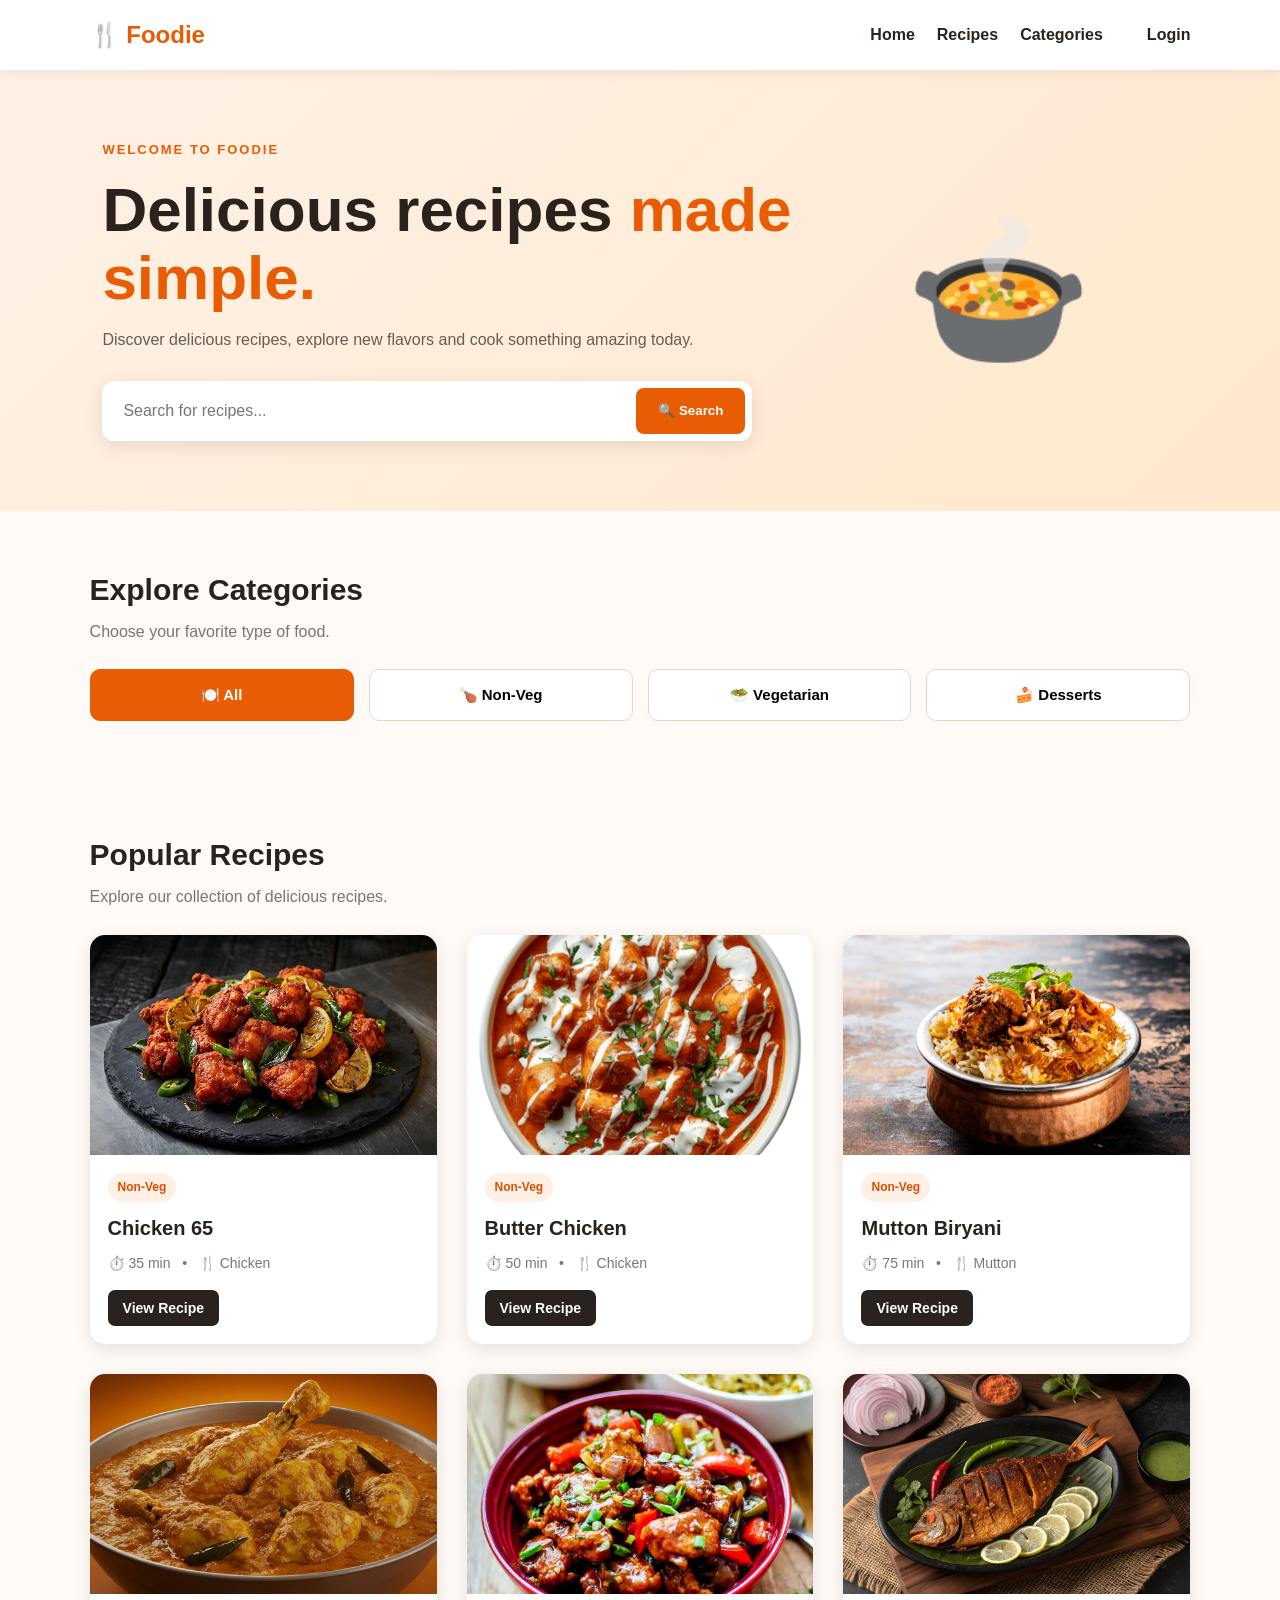
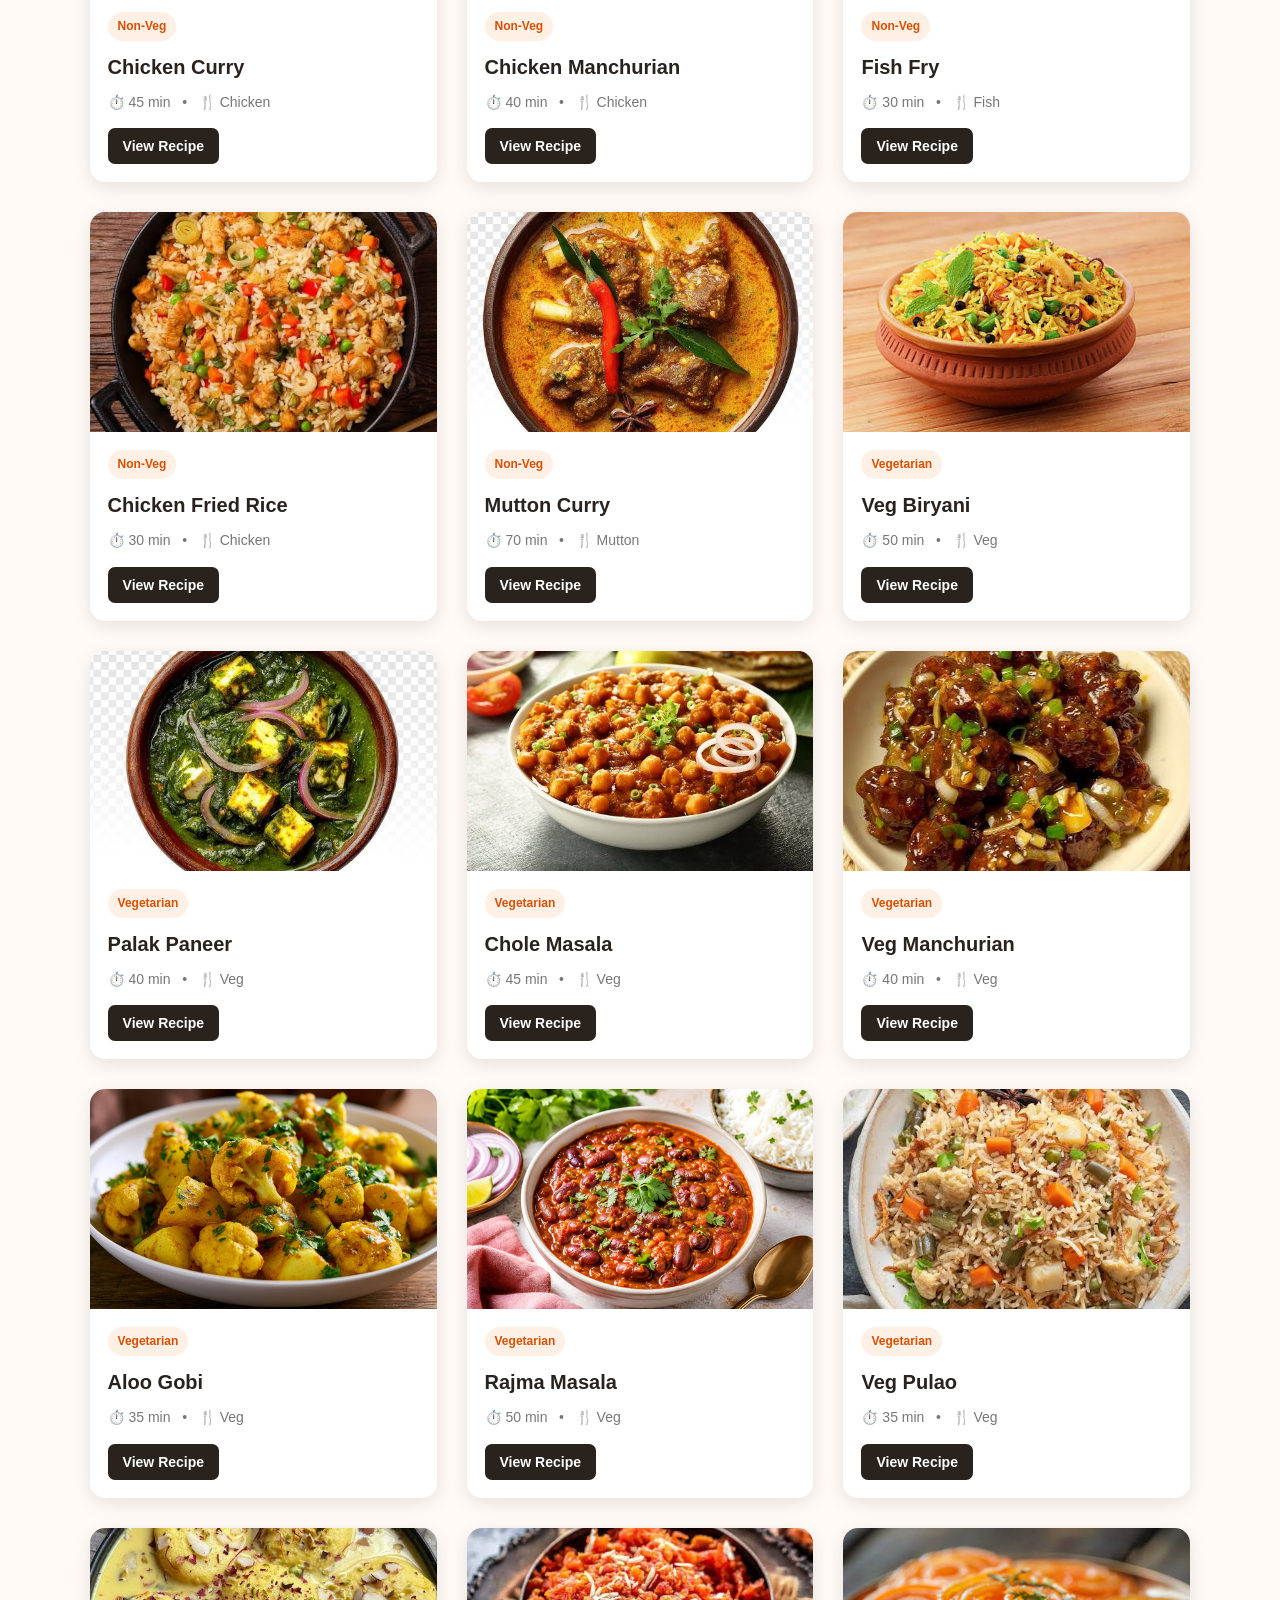
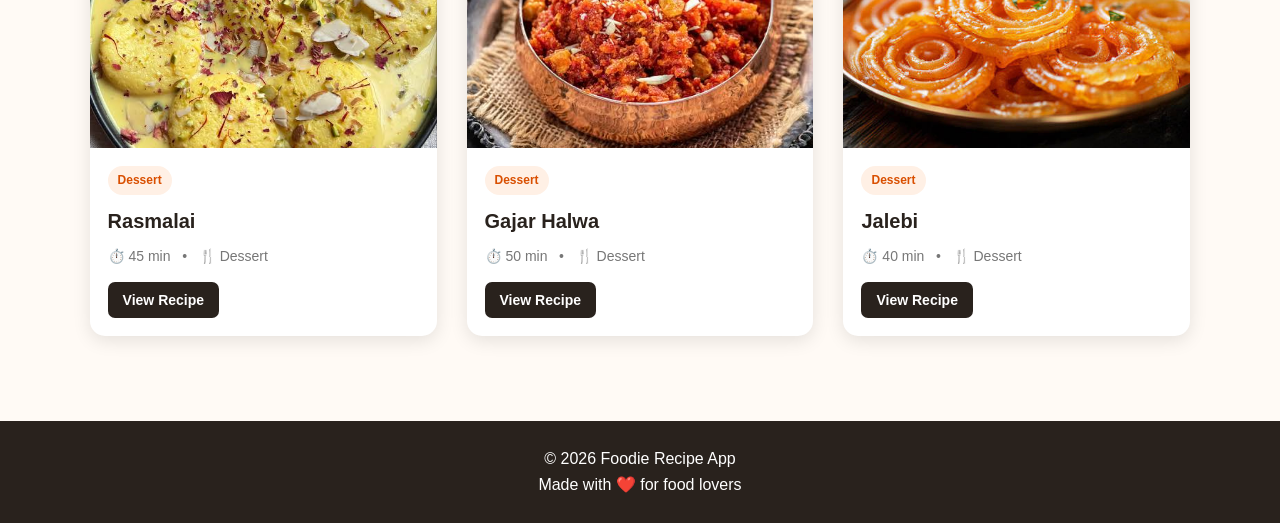
<file: index.html>
<!DOCTYPE html>
<html lang="en">

<head>
    <meta charset="UTF-8">

    <meta
        name="viewport"
        content="width=device-width, initial-scale=1.0">

    <title>Foodie - Recipe App</title>

    <link
        rel="stylesheet"
        href="css/style.css">
</head>

<body>

    <!-- ================= NAVBAR ================= -->

    <header class="navbar">

        <a href="index.html" class="logo">
            🍴 Foodie
        </a>

        <nav>

            <a href="index.html">
                Home
            </a>

            <a href="#recipes">
                Recipes
            </a>

            <a href="#categories">
                Categories
            </a>

            <span
                id="welcomeUser"
                class="welcome-user">
            </span>

            <a
                href="login.html"
                id="loginLink"
                class="login-link">
                Login
            </a>

            <button
                id="logoutBtn"
                class="logout-btn"
                style="display: none;">
                Logout
            </button>

        </nav>

    </header>


    <!-- ================= HERO ================= -->

    <section class="hero">

        <div class="hero-content">

            <p class="small-title">
                WELCOME TO FOODIE
            </p>

            <h1>
                Delicious recipes
                <span>made simple.</span>
            </h1>

            <p class="hero-description">
                Discover delicious recipes, explore new flavors
                and cook something amazing today.
            </p>


            <!-- SEARCH -->

            <div class="search-box">

                <input
                    type="text"
                    id="searchInput"
                    placeholder="Search for recipes...">

                <button id="searchBtn">
                    🔍 Search
                </button>

            </div>

        </div>


        <div class="hero-emoji">
            🍲
        </div>

    </section>


    <!-- ================= CATEGORIES ================= -->

    <section
        class="section"
        id="categories">

        <div class="section-heading">

            <h2>
                Explore Categories
            </h2>

            <p>
                Choose your favorite type of food.
            </p>

        </div>


        <div class="category-grid">

            <button
                class="category-btn active"
                data-category="All">

                🍽️ All

            </button>


            <button
                class="category-btn"
                data-category="Non-Veg">

                🍗 Non-Veg

            </button>


            <button
                class="category-btn"
                data-category="Vegetarian">

                🥗 Vegetarian

            </button>


            <button
                class="category-btn"
                data-category="Dessert">

                🍰 Desserts

            </button>

        </div>

    </section>


    <!-- ================= RECIPES ================= -->

    <section
        class="section"
        id="recipes">

        <div class="section-heading">

            <h2>
                Popular Recipes
            </h2>

            <p>
                Explore our collection of delicious recipes.
            </p>

        </div>


        <!-- IMPORTANT:
             JavaScript puts all recipe cards here -->

        <div
            id="recipeGrid"
            class="recipe-grid">
        </div>


        <p
            id="noResults"
            class="no-results"
            style="display: none;">

            No recipes found.

        </p>

    </section>


    <!-- ================= FOOTER ================= -->

    <footer>

        <p>
            © 2026 Foodie Recipe App
        </p>

        <p>
            Made with ❤️ for food lovers
        </p>

    </footer>


    <!-- JAVASCRIPT -->

    <script src="js/recipes.js"></script>

    <script src="js/script.js"></script>

</body>

</html>
</file>
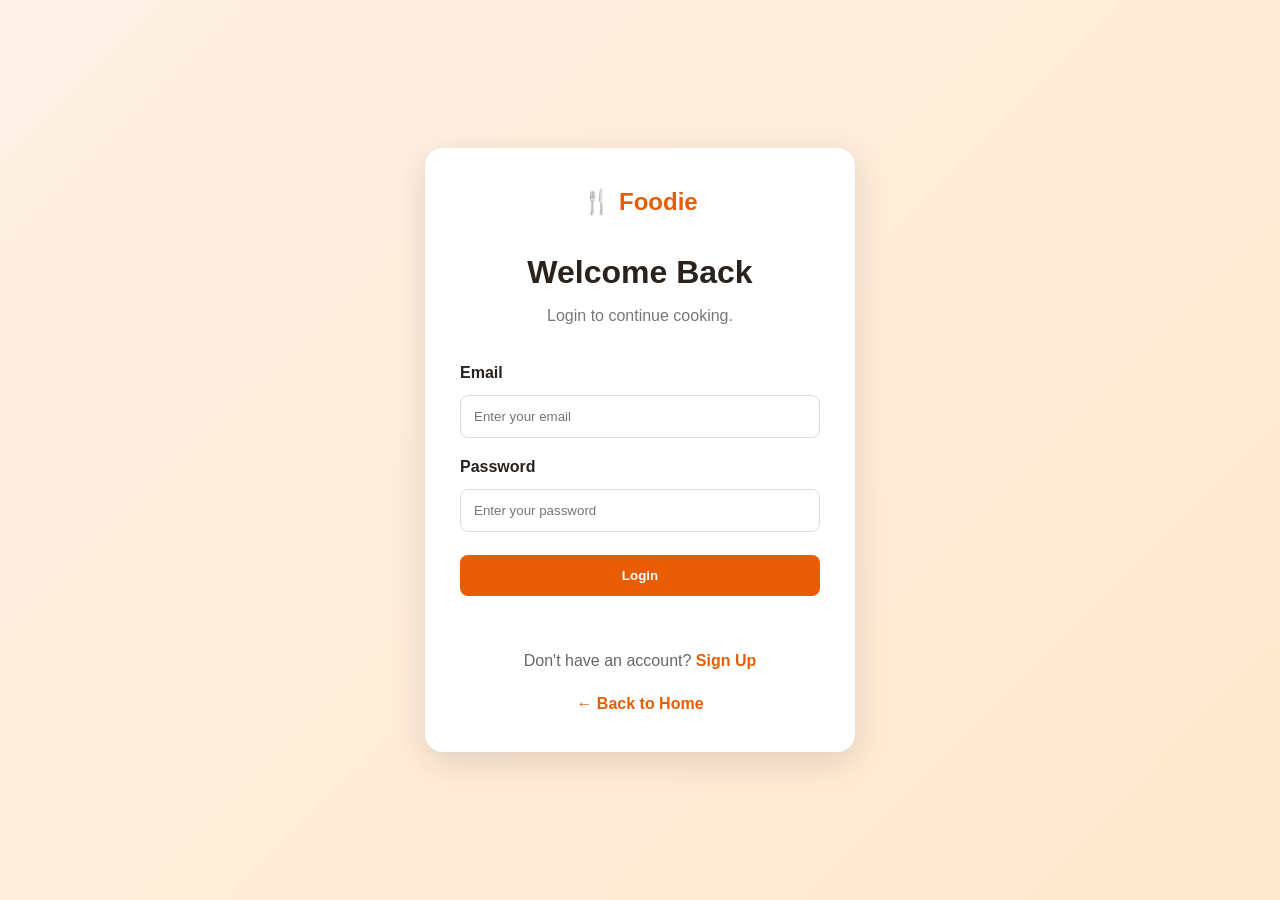
<file: login.html>
<!DOCTYPE html>
<html lang="en">

<head>

    <meta charset="UTF-8">

    <meta
        name="viewport"
        content="width=device-width, initial-scale=1.0">

    <title>Login - Foodie</title>

    <link
        rel="stylesheet"
        href="css/style.css">

</head>


<body>


    <main class="auth-page">

        <div class="auth-card">

            <a
                href="index.html"
                class="logo auth-logo">

                🍴 Foodie

            </a>


            <h1>
                Welcome Back
            </h1>


            <p class="auth-subtitle">
                Login to continue cooking.
            </p>


            <form id="loginForm">

                <label>
                    Email
                </label>

                <input
                    type="email"
                    id="loginEmail"
                    placeholder="Enter your email"
                    required>


                <label>
                    Password
                </label>

                <input
                    type="password"
                    id="loginPassword"
                    placeholder="Enter your password"
                    required>


                <button
                    type="submit"
                    class="primary-btn">

                    Login

                </button>

            </form>


            <p
                id="loginMessage"
                class="message">
            </p>


            <p class="switch-auth">

                Don't have an account?

                <a href="signup.html">
                    Sign Up
                </a>

            </p>


            <p class="switch-auth">

                <a href="index.html">
                    ← Back to Home
                </a>

            </p>

        </div>

    </main>


    <script>

        const loginForm =
            document.getElementById("loginForm");


        const loginMessage =
            document.getElementById("loginMessage");


        loginForm.addEventListener(
            "submit",
            function (event) {

                event.preventDefault();


                const email =
                    document.getElementById(
                        "loginEmail"
                    ).value.trim();


                const password =
                    document.getElementById(
                        "loginPassword"
                    ).value;


                const savedUser =
                    JSON.parse(
                        localStorage.getItem("user")
                    );


                if (!savedUser) {

                    loginMessage.textContent =
                        "No account found. Please sign up first.";

                    loginMessage.style.color =
                        "red";

                    return;

                }


                if (
                    email === savedUser.email &&
                    password === savedUser.password
                ) {

                    localStorage.setItem(
                        "currentUser",
                        savedUser.name
                    );


                    loginMessage.textContent =
                        "Login successful!";

                    loginMessage.style.color =
                        "green";


                    setTimeout(function () {

                        window.location.href =
                            "./";

                    }, 800);

                } else {

                    loginMessage.textContent =
                        "Invalid email or password.";

                    loginMessage.style.color =
                        "red";

                }

            }
        );

    </script>

</body>

</html>
</file>
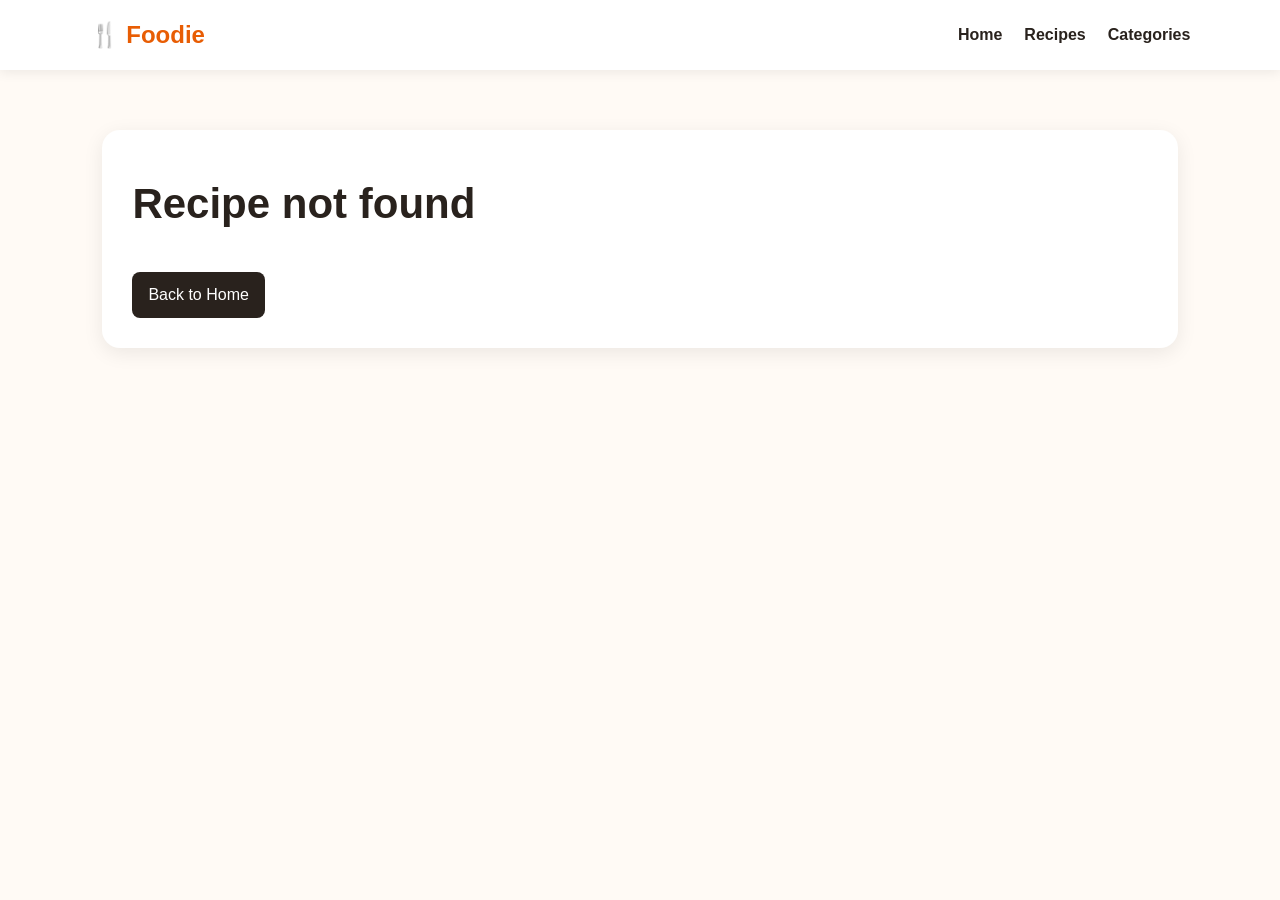
<file: recipe.html>
<!DOCTYPE html>
<html lang="en">

<head>

    <meta charset="UTF-8">

    <meta
        name="viewport"
        content="width=device-width, initial-scale=1.0">

    <title>Recipe Details - Foodie</title>

    <link
        rel="stylesheet"
        href="css/style.css">

</head>


<body>


    <!-- NAVBAR -->

    <header class="navbar">

        <a
            href="index.html"
            class="logo">

            🍴 Foodie

        </a>


        <nav>

            <a href="index.html">
                Home
            </a>

            <a href="index.html#recipes">
                Recipes
            </a>

            <a href="index.html#categories">
                Categories
            </a>

        </nav>

    </header>


    <!-- RECIPE DETAILS -->

    <main class="recipe-detail-page">

        <div
            id="recipeDetails"
            class="recipe-detail">

        </div>

    </main>


    <script src="js/recipes.js"></script>

    <script>

        const recipeDetails =
            document.getElementById("recipeDetails");


        const storedRecipe =
            localStorage.getItem("selectedRecipe");


        if (!storedRecipe) {

            recipeDetails.innerHTML = `

                <div>

                    <h1>
                        Recipe not found
                    </h1>

                    <a
                        href="index.html"
                        class="back-btn">

                        Back to Home

                    </a>

                </div>

            `;

        } else {

            const recipe =
                JSON.parse(storedRecipe);


            recipeDetails.innerHTML = `

                <div>

                    <img
                        src="${recipe.image}"
                        alt="${recipe.name}"
                        onerror="this.src='https://via.placeholder.com/600x400?text=Recipe+Image'"
                    >

                </div>


                <div>

                    <span class="tag">
                        ${recipe.category}
                    </span>


                    <h1>
                        ${recipe.name}
                    </h1>


                    <p class="recipe-meta">

                        ⏱️ Cooking Time:
                        ${recipe.time}

                        <br>

                        🍴 Type:
                        ${recipe.type}

                    </p>


                    <h2>
                        Ingredients
                    </h2>


                    <ul>

                        ${recipe.ingredients
                            .map(function (ingredient) {

                                return `
                                    <li>
                                        ${ingredient}
                                    </li>
                                `;

                            })
                            .join("")
                        }

                    </ul>


                    <h2>
                        Cooking Instructions
                    </h2>


                    <ol>

                        ${recipe.steps
                            .map(function (step) {

                                return `
                                    <li>
                                        ${step}
                                    </li>
                                `;

                            })
                            .join("")
                        }

                    </ol>


                    <a
                        href="index.html"
                        class="back-btn">

                        ← Back to Recipes

                    </a>

                </div>

            `;

        }

    </script>

</body>

</html>
</file>
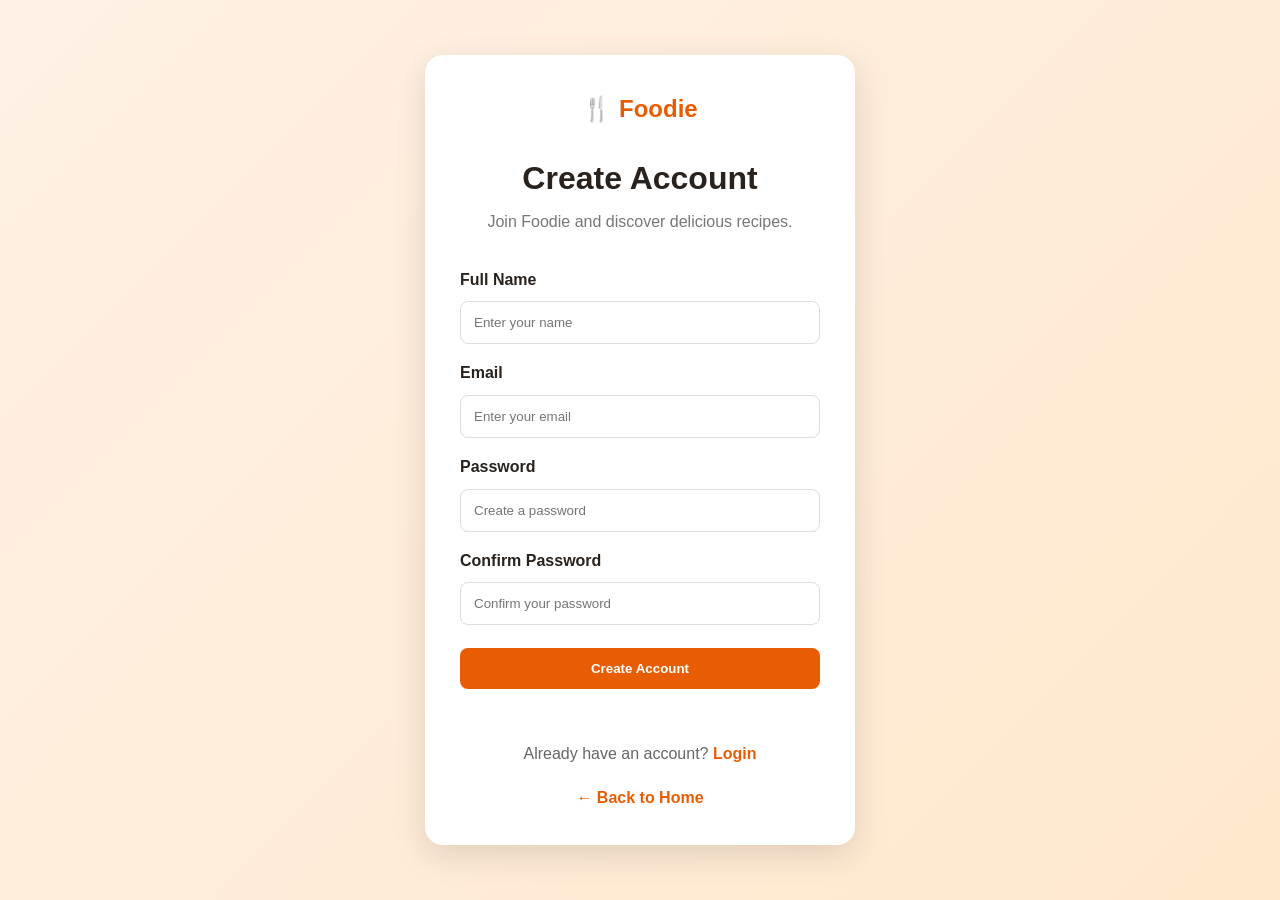
<file: signup.html>
<!DOCTYPE html>
<html lang="en">

<head>

    <meta charset="UTF-8">

    <meta
        name="viewport"
        content="width=device-width, initial-scale=1.0">

    <title>Sign Up - Foodie</title>

    <link
        rel="stylesheet"
        href="css/style.css">

</head>


<body>


    <main class="auth-page">

        <div class="auth-card">

            <a
                href="index.html"
                class="logo auth-logo">

                🍴 Foodie

            </a>


            <h1>
                Create Account
            </h1>


            <p class="auth-subtitle">
                Join Foodie and discover delicious recipes.
            </p>


            <form id="signupForm">

                <label>
                    Full Name
                </label>

                <input
                    type="text"
                    id="signupName"
                    placeholder="Enter your name"
                    required>


                <label>
                    Email
                </label>

                <input
                    type="email"
                    id="signupEmail"
                    placeholder="Enter your email"
                    required>


                <label>
                    Password
                </label>

                <input
                    type="password"
                    id="signupPassword"
                    placeholder="Create a password"
                    minlength="6"
                    required>


                <label>
                    Confirm Password
                </label>

                <input
                    type="password"
                    id="confirmPassword"
                    placeholder="Confirm your password"
                    minlength="6"
                    required>


                <button
                    type="submit"
                    class="primary-btn">

                    Create Account

                </button>

            </form>


            <p
                id="signupMessage"
                class="message">
            </p>


            <p class="switch-auth">

                Already have an account?

                <a href="login.html">
                    Login
                </a>

            </p>


            <p class="switch-auth">

                <a href="index.html">
                    ← Back to Home
                </a>

            </p>

        </div>

    </main>


    <script>

        const signupForm =
            document.getElementById("signupForm");


        const signupMessage =
            document.getElementById("signupMessage");


        signupForm.addEventListener(
            "submit",
            function (event) {

                event.preventDefault();


                const name =
                    document.getElementById(
                        "signupName"
                    ).value.trim();


                const email =
                    document.getElementById(
                        "signupEmail"
                    ).value.trim();


                const password =
                    document.getElementById(
                        "signupPassword"
                    ).value;


                const confirmPassword =
                    document.getElementById(
                        "confirmPassword"
                    ).value;


                if (password !== confirmPassword) {

                    signupMessage.textContent =
                        "Passwords do not match.";

                    signupMessage.style.color =
                        "red";

                    return;

                }


                const user = {

                    name: name,

                    email: email,

                    password: password

                };


                localStorage.setItem(
                    "user",
                    JSON.stringify(user)
                );


                signupMessage.textContent =
                    "Account created successfully!";

                signupMessage.style.color =
                    "green";


                setTimeout(function () {

                    window.location.href =
                        "login.html";

                }, 1000);

            }
        );

    </script>

</body>

</html>
</file>
<file: css/style.css>
/* =========================================
   BASIC
========================================= */

* {
    margin: 0;
    padding: 0;
    box-sizing: border-box;
}


html {
    scroll-behavior: smooth;
}


body {
    font-family: Arial, Helvetica, sans-serif;

    background: #fffaf5;

    color: #29221d;

    line-height: 1.6;
}


a {
    text-decoration: none;

    color: inherit;
}


button,
input {
    font-family: inherit;
}


/* =========================================
   NAVBAR
========================================= */

.navbar {
    width: 100%;

    min-height: 70px;

    padding: 15px 7%;

    background: white;

    display: flex;

    align-items: center;

    justify-content: space-between;

    box-shadow:
        0 2px 12px rgba(0, 0, 0, 0.08);

    position: sticky;

    top: 0;

    z-index: 100;
}


.logo {
    color: #e85d04;

    font-size: 24px;

    font-weight: bold;
}


.navbar nav {
    display: flex;

    align-items: center;

    gap: 22px;
}


.navbar nav a {
    color: #29221d;

    font-weight: 600;
}


.navbar nav a:hover {
    color: #e85d04;
}


.welcome-user {
    color: #777;

    font-weight: 600;
}


.logout-btn {
    border: none;

    background: #e85d04;

    color: white;

    padding: 10px 16px;

    border-radius: 8px;

    cursor: pointer;

    font-weight: bold;
}


.logout-btn:hover {
    background: #c94d00;
}


/* =========================================
   HERO
========================================= */

.hero {
    min-height: 430px;

    padding: 70px 8%;

    display: grid;

    grid-template-columns: 2fr 1fr;

    align-items: center;

    background:
        linear-gradient(
            135deg,
            #fff1e6,
            #ffe8cc
        );
}


.small-title {
    color: #e85d04;

    font-size: 13px;

    font-weight: bold;

    letter-spacing: 2px;
}


.hero h1 {
    font-size: clamp(
        38px,
        5vw,
        62px
    );

    line-height: 1.1;

    margin: 15px 0;
}


.hero h1 span {
    color: #e85d04;
}


.hero-description {
    color: #655d56;

    max-width: 650px;
}


.hero-emoji {
    font-size: 150px;

    text-align: center;
}


/* =========================================
   SEARCH BAR
========================================= */

.search-box {
    max-width: 650px;

    display: flex;

    margin-top: 28px;

    background: white;

    border-radius: 12px;

    padding: 7px;

    box-shadow:
        0 5px 20px rgba(
            0,
            0,
            0,
            0.10
        );
}


.search-box input {
    flex: 1;

    border: none;

    outline: none;

    padding: 14px;

    font-size: 16px;
}


.search-box button {
    border: none;

    background: #e85d04;

    color: white;

    padding: 13px 22px;

    border-radius: 8px;

    cursor: pointer;

    font-weight: bold;
}


.search-box button:hover {
    background: #c94d00;
}


/* =========================================
   SECTIONS
========================================= */

.section {
    padding: 55px 7%;
}


.section-heading {
    margin-bottom: 25px;
}


.section-heading h2 {
    font-size: 30px;

    margin-bottom: 5px;
}


.section-heading p {
    color: #777;
}


/* =========================================
   CATEGORIES
========================================= */

.category-grid {
    display: grid;

    grid-template-columns:
        repeat(4, 1fr);

    gap: 15px;

    width: 100%;
}


.category-btn {
    width: 100%;

    border: 1px solid #f2d4bc;

    background: white;

    padding: 16px;

    border-radius: 10px;

    cursor: pointer;

    font-size: 15px;

    font-weight: 600;

    transition: 0.3s;
}


.category-btn:hover {
    background: #fff0e5;

    border-color: #e85d04;
}


.category-btn.active {
    background: #e85d04;

    color: white;

    border-color: #e85d04;
}


/* =========================================
   ⭐⭐⭐ RECIPE GRID ⭐⭐⭐
   
   THIS IS WHAT MAKES
   3 CARDS PER ROW
========================================= */

.recipe-grid {

    width: 100%;

    display: grid;

    grid-template-columns:
        repeat(3, minmax(0, 1fr));

    gap: 30px;

    align-items: start;
}


/* =========================================
   RECIPE CARD
========================================= */

.recipe-card {

    width: 100%;

    min-width: 0;

    background: white;

    border-radius: 15px;

    overflow: hidden;

    box-shadow:
        0 5px 18px
        rgba(0, 0, 0, 0.10);

    transition:
        transform 0.3s ease,
        box-shadow 0.3s ease;
}


.recipe-card:hover {
    transform: translateY(-6px);

    box-shadow:
        0 10px 25px
        rgba(0, 0, 0, 0.15);
}


/* =========================================
   RECIPE IMAGE
========================================= */

.recipe-card img {

    display: block;

    width: 100%;

    height: 220px;

    object-fit: cover;
}


/* =========================================
   CARD CONTENT
========================================= */

.recipe-card-content {

    padding: 18px;
}


.recipe-card h3 {

    margin-top: 10px;

    margin-bottom: 8px;

    font-size: 20px;

    color: #29221d;
}


.recipe-meta {

    color: #777;

    font-size: 14px;

    margin-bottom: 15px;
}


/* =========================================
   CATEGORY TAG
========================================= */

.tag {

    display: inline-block;

    background: #fff0e5;

    color: #d94f00;

    padding: 5px 10px;

    border-radius: 20px;

    font-size: 12px;

    font-weight: bold;
}


/* =========================================
   VIEW BUTTON
========================================= */

.view-btn {

    border: none;

    display: inline-block;

    background: #29221d;

    color: white;

    padding: 10px 15px;

    border-radius: 7px;

    font-size: 14px;

    font-weight: 600;

    cursor: pointer;

    transition: 0.3s;
}


.view-btn:hover {
    background: #e85d04;
}


/* =========================================
   NO RESULTS
========================================= */

.no-results {

    text-align: center;

    padding: 40px;

    color: #777;

    font-size: 18px;
}


/* =========================================
   FOOTER
========================================= */

footer {

    background: #29221d;

    color: white;

    text-align: center;

    padding: 25px;

    margin-top: 30px;
}


/* =========================================
   LOGIN / SIGNUP
========================================= */

.auth-page {

    min-height: 100vh;

    display: grid;

    place-items: center;

    padding: 25px;

    background:
        linear-gradient(
            135deg,
            #fff1e6,
            #ffe8cc
        );
}


.auth-card {

    width: min(
        430px,
        100%
    );

    background: white;

    padding: 35px;

    border-radius: 18px;

    box-shadow:
        0 10px 35px
        rgba(0, 0, 0, 0.12);
}


.auth-logo {

    display: block;

    text-align: center;

    margin-bottom: 25px;
}


.auth-card h1 {

    text-align: center;

    margin-bottom: 5px;
}


.auth-subtitle {

    text-align: center;

    color: #777;

    margin-bottom: 25px;
}


.auth-card form {

    display: grid;

    gap: 9px;
}


.auth-card label {

    font-weight: bold;

    margin-top: 7px;
}


.auth-card input {

    width: 100%;

    padding: 13px;

    border: 1px solid #ddd;

    border-radius: 8px;

    outline: none;
}


.auth-card input:focus {

    border-color: #e85d04;
}


.primary-btn {

    width: 100%;

    border: none;

    background: #e85d04;

    color: white;

    padding: 13px 22px;

    border-radius: 8px;

    cursor: pointer;

    font-weight: bold;

    margin-top: 14px;
}


.primary-btn:hover {

    background: #c94d00;
}


.switch-auth {

    text-align: center;

    margin-top: 18px;

    color: #666;
}


.switch-auth a {

    color: #e85d04;

    font-weight: bold;
}


.message {

    text-align: center;

    min-height: 22px;

    font-weight: 600;

    margin-top: 12px;
}


/* =========================================
   RECIPE DETAILS
========================================= */

.recipe-detail-page {

    padding: 60px 8%;
}


.recipe-detail {

    background: white;

    border-radius: 18px;

    padding: 30px;

    display: grid;

    grid-template-columns: 1fr 1fr;

    gap: 35px;

    box-shadow:
        0 5px 20px
        rgba(0, 0, 0, 0.08);
}


.recipe-detail img {

    width: 100%;

    height: 430px;

    object-fit: cover;

    border-radius: 14px;
}


.recipe-detail h1 {

    font-size: 42px;

    margin: 10px 0;
}


.recipe-detail h2 {

    margin: 25px 0 10px;

    color: #e85d04;
}


.recipe-detail ul,
.recipe-detail ol {

    padding-left: 22px;
}


.recipe-detail li {

    margin-bottom: 7px;
}


.back-btn {

    display: inline-block;

    margin-top: 25px;

    padding: 10px 16px;

    background: #29221d;

    color: white;

    border-radius: 8px;
}


.back-btn:hover {

    background: #e85d04;
}


/* =========================================
   TABLET
========================================= */

@media (max-width: 900px) {

    .recipe-grid {

        grid-template-columns:
            repeat(2, minmax(0, 1fr));

    }


    .category-grid {

        grid-template-columns:
            repeat(2, minmax(0, 1fr));

    }


    .hero {

        grid-template-columns: 1fr;

        text-align: center;
    }


    .hero-description {

        margin-left: auto;

        margin-right: auto;
    }


    .search-box {

        margin-left: auto;

        margin-right: auto;
    }


    .hero-emoji {

        display: none;
    }


    .recipe-detail {

        grid-template-columns: 1fr;
    }

}


/* =========================================
   MOBILE
========================================= */

@media (max-width: 550px) {

    .navbar {

        flex-direction: column;

        gap: 15px;
    }


    .navbar nav {

        flex-wrap: wrap;

        justify-content: center;

        gap: 12px;
    }


    .section {

        padding: 40px 5%;
    }


    .recipe-grid {

        grid-template-columns: 1fr;
    }


    .category-grid {

        grid-template-columns: 1fr;
    }


    .search-box {

        flex-direction: column;

        gap: 8px;
    }


    .search-box button {

        width: 100%;
    }


    .recipe-detail-page {

        padding: 30px 5%;
    }


    .recipe-detail {

        padding: 20px;
    }


    .recipe-detail img {

        height: 280px;
    }


    .recipe-detail h1 {

        font-size: 32px;
    }

}
</file>
